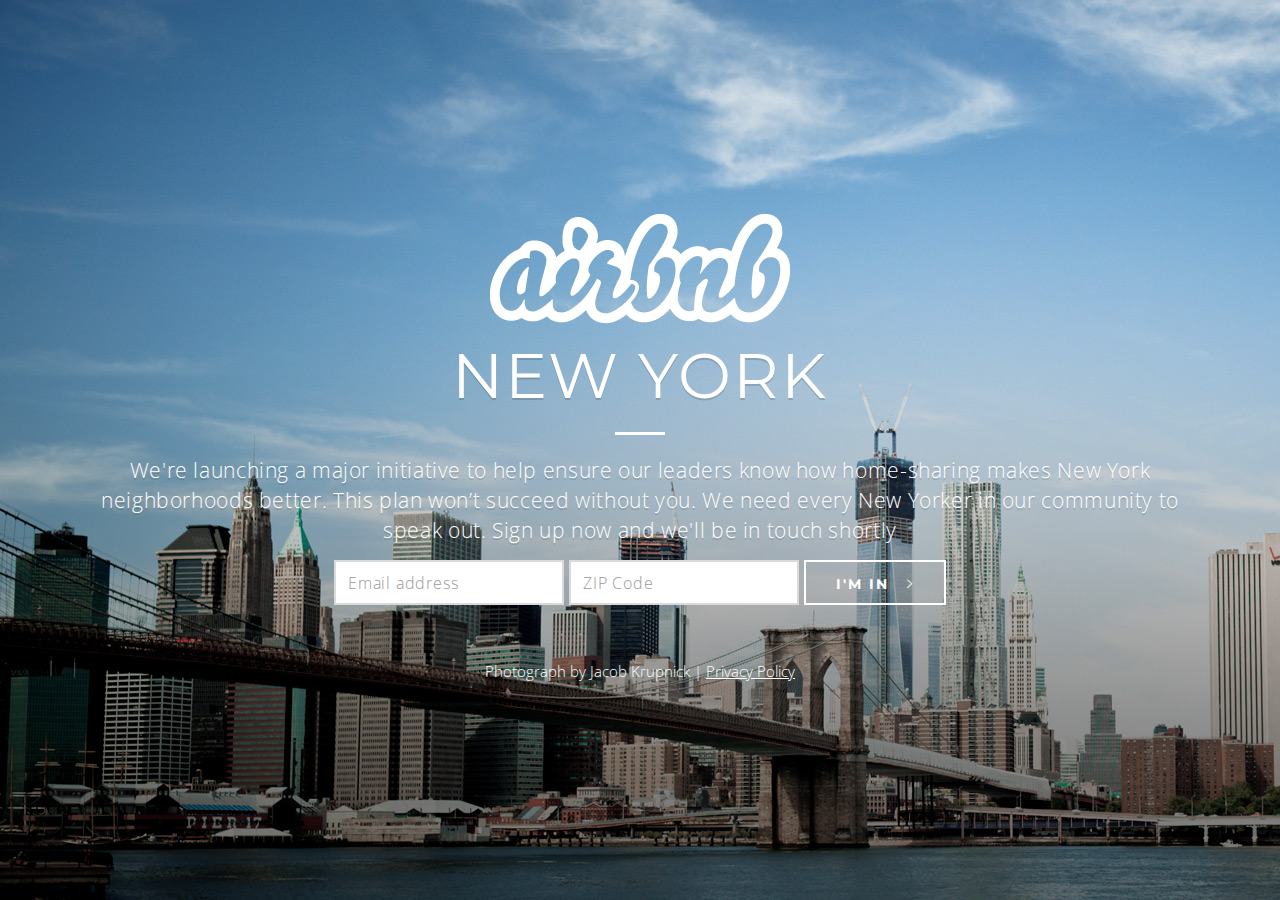
<file: index.html>
<!DOCTYPE html>
<html lang="en">
<head>
	<meta charset="utf-8"/>

	<meta name="google-site-verification" content="ipLx8fAJJ-d8gbTqlcJx_dWGY3sMgNwYJVoAV3j8JR4" />
    <!-- SEO -->
    <meta name="author" content="">
    <meta name="description" content="">
    <link rel="canonical" href="">

    <!-- Social: Twitter -->
    <meta name="twitter:card" content="">
    <meta name="twitter:site" content="">
    <meta name="twitter:creator" content="">
    <meta name="twitter:title" content="">
    <meta name="twitter:description" content="">
    <meta name="twitter:image:src" content="">

    <!-- Social: Facebook / Open Graph -->
    <meta property="og:site_name" content="">
    <meta property="og:url" content="">
    <meta property="og:type" content="">
    <meta property="og:title" content="">
    <meta property="og:description" content="">
    <meta property="og:image" content="">
    <meta property="fb:app_id" content="">
    <meta property="fb:admins" content="">

    <!-- Social: Google+ / Schema.org -->
    <meta itemprop="name" content="">
    <meta itemprop="description" content="">
    <meta itemprop="image" content="">


    <meta name="viewport" content="width=device-width, initial-scale=1.0, maximum-scale=1.0, user-scalable=no">
    <link rel="shortcut icon" type="image/x-icon" href="https://a0.muscache.com/airbnb/static/logotype_favicon-2e5a2c7c6a64c00b95ed01dec8b85f57.ico">


    <title>AirbnbNY | A community taking action</title>

    <!-- Stylesheets -->
    <link href="css/bootstrap.min.css" rel="stylesheet">
    <link href="css/style.css" rel="stylesheet">

    <!-- Fonts -->
    <link href='https://fonts.googleapis.com/css?family=Montserrat:400,700%7cOpen+Sans:400,300,700' rel='stylesheet' type='text/css'>

    <!-- jQuery Files -->
    <script type="text/javascript" src="https://ajax.googleapis.com/ajax/libs/jquery/1.11.0/jquery.min.js"></script>

    <link href='css/ionicons.min.css' rel='stylesheet' type='text/css'>
    <style>

    </style>
</head>
<body class="royal_loader" data-spy="scroll" data-target="#myScrollSpy" data-offset="100">

	<!-- Begin Hero -->
	<div class="jumbotron hero clearfix">

		<!-- Content -->
		<div class="container center-vertically">
			<p><img class="img-responsive center-block airbnb" src="img/Airbnb_Logo_White.png"></p>
            <h1>New York</h1>
            <hr>
            <p>We're launching a major initiative to help ensure our leaders know how home-sharing makes New York neighborhoods better. This plan won’t succeed without you. We need every New Yorker in our community to speak out. Sign up now and we'll be in touch shortly</p>

            <div class="alert alert-success" id="successMessage" style="display:none;">
               Thanks for signing up!
           </div>
           <form class="form-inline" role="form" action="http://spearhead.createsend.com/t/d/s/wyudh/" method="post" id="subForm">
              <div class="form-group">
                <label for="fieldEmail" class="sr-only">Email</label>
                <input id="fieldEmail" name="cm-wyudh-wyudh" type="email" class="form-control" placeholder="Email address" required />
            </div>
            <div class="form-group">
             <label for="fieldxwky" class="sr-only">ZIP</label>
             <input type="text" name="cm-f-xwky" class="form-control" id="fieldxwky" placeholder="ZIP Code" required />
         </div>
         <button type="submit" class="btn btn-default bolt-button-light scroll-link" style="margin-top:0;">I'm In &nbsp;&nbsp;<span class="ion-ios7-arrow-right"></span></button>
     </form>

     <div class="center-block text-center" style="margin-top:50px">
       <small class="muted">Photograph by Jacob Krupnick  | <a href="https://www.airbnb.com/terms/privacy_policy" target="_blank">Privacy Policy</a></small>
   </div>
</div>

</div>

<!-- <div id="myModal" class="modal fade" role="dialog">
  <div class="modal-dialog modal-lg">
    <div class="modal-content">
      <div class="modal-header">
        <button type="button" class="close" data-dismiss="modal" aria-hidden="true">&times;</button>
        <h1 class="modal-title">Privacy Policy</h1>
    </div>
    <div class="modal-body">
        <p>Last Updated: April 7, 2014</p>

        <p><b><u>AIRBNB PRIVACY POLICY</B></U></p>

        <p>Airbnb (hereinafter referred to as "<b>Airbnb</b>", "<b>we</b>", "<b>us</b>" or "<b>our</b>") operates a platform and community marketplace that helps people form lasting offline experiences and relationships directly with one another, where they can create, list, discover and book unique accommodations around the world, whether through our website or our mobile applications (“<b>Platform</b>”). Airbnb refers to Airbnb Inc. if you reside in the USA, and to Airbnb Ireland if you reside outside of the USA.</p>

        <p>This Privacy Policy is intended to inform you about how we treat Personal Information that we process about you. If you do not agree to any part of this Privacy Policy, then we cannot provide the Platform to you, and you should stop accessing the Platform and deactivate your Airbnb account. You can find out more about how to deactivate your Airbnb account at <a href="http://www.airbnb.com/help" target="_blank">http://www.airbnb.com/help</a>.</p>
        <p><b><u>DEFINITIONS</b></u></p>

        <p>Where the definition of a term does not appear in this Privacy Policy (such as “Listing”, “Accommodation”, “Content” etc.), it shall be given its definition as outlined in our Terms of Service (<a href="http://www.airbnb.com/terms" target="_blank">http://www.airbnb.com/terms</a>). </p>

        <p>“<b>Aggregated information</b>” means information about all of our users or specific groups or categories of users that we combine together and which does not include the users’ Personal Information.</p>

        <p>"<b>Data Controller</b>" means Airbnb, the company responsible for the use of and processing of Personal Information.</p>

        <p>"<b>Personal Information</b>" means information relating to a living individual who is or can be identified either from that information or from that information in conjunction with other information that is in, or is likely to come into, the possession of the Data Controller.</p>

        <p><b><u>WHAT TYPES OF INFORMATION DOES AIRBNB GATHER ABOUT ITS USERS?</b></u></p>

        <p><b>1. Information that you give us</b></p>

        <p>We receive, store and process information that you make available to us when accessing or using our Platform. Examples include when you: <br /><ol> <br /><li> fill in any form on the Platform, such as when you register or update the details of your user account;</li> <br /><li> access or use the Platform, such as to search for or post Accommodations, make or accept bookings, pay for Accommodations, book or pay for any associated services that may be available (such as but not limited to cleaning), post comments or reviews, or communicate with other users;</li> <br /><li> link your account on a third party site (e.g. Facebook) to your Airbnb account, in which case we will obtain the Personal Information that you have provided to the third party site, to the extent allowed by your settings with the third party site and authorized by you; and</li> <br /><li> communicate with Airbnb.</li> <br /></ol></p>

        <p><b>2. Mobile Data</b></p>

        <p>When you use certain features of the Platform, in particular our mobile applications we may receive, store and process different types of information about your location, including general information (e.g., IP address, zip code) and more specific information (e.g., GPS-based functionality on mobile devices used to access the Platform or specific features of the platform). If you access the Platform through a mobile device and you do not want your device to provide us with location-tracking information, you can disable the GPS or other location-tracking functions on your device, provided your device allows you to do this. See your device manufacturer’s instructions for further details. </p>

        <p><b>3. Log Data</b></p>

        <p>We may also receive, store and process Log Data, which is information that is automatically recorded by our servers whenever you access or use the Platform, regardless of whether you are registered with Airbnb or logged in to your Airbnb account, such as your IP Address, the date and time you access or use the Platform, the hardware and software you are using, referring and exit pages and URLs, the number of clicks, pages viewed and the order of those pages, and the amount of time spent on particular pages.</p>

        <p><b>4. Cookies, and other Tracking Technologies</b></p>

        <p>Airbnb uses cookies and other similar technologies on the Platform. We may also allow our business partners to use their cookies and other tracking technologies on the Platform. As a result, when you access or use the Platform, you will provide or make available certain information to us and to our business partners.</p>

        <p>While you may disable the usage of cookies through your browser settings, we do not change our practices in response to a “Do Not Track” signal in the HTTP header from your browser or mobile application. We track your activities if you click on advertisements for Airbnb services on third party platforms such as search engines and social networks, and may use analytics to track what you do in response to those advertisements. </p>

        <p>We may, either directly or through third party companies and individuals we engage to provide services to us, also continue to track your behavior on our own Platform for purposes of our own customer support, analytics, research, product development, fraud prevention, risk assessment, regulatory compliance, investigation, as well as to enable you to use and access the Platform and pay for your activities on the Platform. We may also, either directly or through third party companies and individuals we engage to provide services to us, track your behavior on our own Platform to market and advertise our services to you on the Platform and third party websites. Third parties that use cookies and other tracking technologies to deliver targeted advertisements on our Platform and/or third party websites may offer you a way to prevent such targeted advertisements by opting-out at the websites of industry groups such as the Network Advertising Initiative (<a href="http://www.networkadvertising.org/choices/" target="blank">http://www.networkadvertising.org/choices/</a>) and/or the Digital Advertising Alliance (<a href="http://www.aboutads.info/choices/" target="blank">http://www.aboutads.info/choices/</a>). You may also be able to control advertising cookies provided by publishers, for example Google’s Ad Preference Manager (<a href="https://www.google.com/settings/ads/onweb/" target="_blank">https://www.google.com/settings/ads/onweb/</a>). Please note that even if you choose to opt-out of receiving targeted advertising, you may still receive advertising on the Platform – it just will not be tailored to your interests. </p>

        <p>Third parties may not collect information about users’ online activities on the Platform except as described in this policy and our <a href="#cookie_policy">Cookie Policy</a>. </p>

        <p><b>5. Third-party social plugins</b></p>

        <p>Our Platform may use social plugins which are provided and operated by third-party companies, such as Facebook’s Like Button. </p>

        <p>As a result of this, you may send to the third-party company the information that you are viewing on a certain part of our Platform. If you are not logged into your account with the third-party company, then the third party may not know your identity. If you are logged into your account with the third-party company, then the third party may be able to link information about your visit to our Platform to your account with them. Similarly, your interactions with the social plugin may be recorded by the third party.</p>

        <p>Please refer to the third party’s privacy policy to find out more about its data practices, such as what data is collected about you and how the third party uses such data.</p>

        <p><b><u>HOW AIRBNB USES AND PROCESSES THE INFORMATION THAT YOU PROVIDE OR MAKE AVAILABLE</u></b></p>

        <p>We use and process Information about you for the following general purposes: <br /><ol> <br /><li> to enable you to access and use the Platform;</li> <br /><li> to operate, protect, improve and optimize the Platform, Airbnb’s business, and our users’ experience, such as to perform analytics, conduct research, and for advertising and marketing;</li> <br /><li> to help create and maintain a trusted and safer environment on the Platform, such as fraud detection and prevention, conducting investigations and risk assessments, verifying the address of your listings, verifying any identifications provided by you, and conducting checks against databases such as public government databases; </li> <br /><li> to send you service, support and administrative messages, reminders, technical notices, updates, security alerts, and information requested by you;</li> <br /><li> where we have your consent, to send you marketing and promotional messages and other information that may be of interest to you, including information sent on behalf of our business partners that we think you may find interesting. You will be able to unsubscribe or opt-out from receiving these communications in your settings (in the “Account” section) when you login to your Airbnb account;</li> <br /><li> to administer rewards, surveys, sweepstakes, contests, or other promotional activities or events sponsored or managed by Airbnb or our business partners; and</li> <br /><li> to comply with our legal obligations, resolve any disputes that we may have with any of our users, and enforce our agreements with third parties.</li> <br /></ol> </p>

        <p><b><u>HOW AIRBNB USES AND PROCESSES USER COMMUNICATIONS</u></b></p>

        <p>We may review, scan, or analyze your communications with other users exchanged via the Platform for fraud prevention, risk assessment, regulatory compliance, investigation, product development, research and customer support purposes. For example, as part of our fraud prevention efforts, the Platform may scan and analyze messages to mask contact information and references to other websites. This helps to prevent fraudulent actors from asking Guests to send them money outside of the Platform, such as by bank transfer or other money transfer methods. We may also scan, review or analyze messages for research and product development purposes to help make search, booking and user communications more efficient and effective, as well as to debug product offerings. <br /> <br />We will not review, scan, or analyze your communications for sending third party marketing messages to you. We will also not sell these reviews or analyses of communications to third parties. We will also use automated methods to carry out these reviews or analyses where reasonably possible. However, from time to time we may have to manually review some communications. By using the Platform, you consent that Airbnb, in its sole discretion, may review, scan, analyze, and store your communications, whether done manually or through automated means.</p>

        <p><b><u>WHEN AIRBNB DISCLOSES OR SHARES PERSONAL INFORMATION, AND TO WHOM</u></b></p>

        <p><b>IMPORTANT: When you use the Platform, your data may be sent to the United States and possibly other countries</b></p>

        <p>We may transfer, store, use and process your information, including any Personal Information, to countries outside of the European Economic Area ("<b>EEA</b>") including the United States. Please note that laws vary from jurisdiction to jurisdiction, and so the privacy laws applicable to the places where your information is transferred to or stored, used or processed in, may be different from the privacy laws applicable to the place where you are resident. </p>

        <p>If you are located in the EEA or in Switzerland, please also see our Safe Harbor Notice (<a href="http://www.airbnb.com/terms/safeharbornotice" target="blank">http://www.airbnb.com/terms/safeharbor_notice</a>).</p>

        <p>Your Personal Information may be disclosed as follows: <br /><ol> <br /><li> Parts of your public profile page that contain some Personal Information may be displayed in other parts of the Platform to other users for marketing purposes.</li></p>

        <p><li> Your public Listing page will always include some minimum information such as the city and neighborhood where the Accommodation is located, your public profile photo and your responsiveness in replying to Guests’ queries. Parts of your public Listing page may be displayed in other parts of the Platform to other users for marketing purposes. The Platform may also display the Accommodation’s approximate geographic location on a map, such that a user can see the general area of the Accommodation.</li></p>

        <p><li> The Platform allows your public profile and public Listing pages to be included in search engines, in which case your public profile and public Listing pages will be indexed by search engines and may be published as search results. This option is enabled by default, and you may opt out of this feature by changing your settings on the Platform. If you change your settings or the information on your public profile or public Listing pages, third-party search engines may not update their databases quickly or at all. We do not control the practices of third-party search engines, and they may use caches containing outdated information, including any information indexed by the search engine before you change your settings or the information on your public profile or public Listing pages.</li></p>

        <p><li> When you submit a request to book an Accommodation, your full name will become visible to the Host. In addition, if you agree to be contacted by the Host by phone when submitting your request and the Host decides to do so, Airbnb will call your phone number first, before connecting you with the Host. We will not share your phone number unless there is a confirmed booking.</li></p>

        <p><li> When your request to book an Accommodation is accepted by the Host or when you accept a Guest’s request to book your Accommodation, we will disclose some of your Personal Information to the Host or Guest. However, your billing information will never be shared with another user.</li></p>

        <p><li> When a Guest stays at your Accommodation or when you stay at a Host’s Accommodation, we will ask you to review the Guest or the Accommodation. If you choose to provide a review, your review may be public on the Platform.</li></p>

        <p><li> You may link your account on a third party social networking site to your Airbnb account. We refer to a person’s contacts on these third party sites as “Friends”. When you create this linkage: <br /><ul> <br /><li> some of the information you provide to us from the linking of your accounts may be published on your Airbnb account profile;</li> <br /><li> your activities on the Platform may be displayed to your Friends on the Platform and/or that third party site;</li> <br /><li> other Airbnb users may be able to see any common Friends that you may have with them, or that you are a Friend of their Friend if applicable;</li> <br /><li> other Airbnb users may be able to see any schools, hometowns or other groups you have in common with them as listed on your linked social networking site(s); and </li> <br /><li> the information you provide to us from the linking of your accounts may be stored, processed and transmitted for fraud prevention and risk assessment purposes.</li> <br /></ul> <br />The publication and display of information that you provide to Airbnb through this linkage is subject to your settings and authorizations on the Platform and the third party site.</li></p>

        <p><li> We may distribute parts of the Platform (including your Listing) for display on sites operated by Airbnb’s business partners, using technologies such as HTML widgets. If and when your Listings are displayed on a partner’s site, information from your public profile page may also be displayed.</li></p>

        <p><li> We may allow our related entities such as our subsidiaries, and their employees, to use and process your Personal Information in the same way and to the same extent that we are permitted to under this Privacy Policy. These related entities comply with the same obligations that we have to protect your Personal Information under this Privacy Policy. </li></p>

        <p><li> We may also engage third party companies and individuals, who may be located outside of the EEA, to provide services to us, including services to help verify your identification or to conduct checks against databases such as public government databases (where legally allowed). We may provide Personal Information about you to these third parties, or give them access to this Personal Information, for the limited purpose of allowing them to provide these services. We will ensure that such third parties have contractual obligations to protect this Personal Information and to not use it for unrelated purposes. </li></p>

        <p><li> You acknowledge, consent and agree that Airbnb may access, preserve and disclose your account information and Collective Content if required to do so by law or in a good faith belief that such access, preservation or disclosure is reasonably necessary to (a) respond to claims asserted against Airbnb; (b) to comply with legal process (for example, subpoenas and warrants); (c) to enforce and administer our agreements with users, such as the Terms of Service, (<a href="http://www.airbnb.com/terms" target="blank">http://www.airbnb.com/terms</a>) and the Host Guarantee Terms and Conditions (<a href="http://www.airbnb.com/terms/hostguarantee" target="blank">http://www.airbnb.com/terms/hostguarantee</a>); (d) for fraud prevention, risk assessment, investigation, customer support, product development and de-bugging purposes; or (e) to protect the rights, property or personal safety of Airbnb, its users or members of the public. We will use commercially reasonable efforts to notify users about law enforcement requests for their data unless prohibited by law or by the government request, or if doing so would be futile or ineffective.</li> <br /></ol></p>

        <p>We may also publish, disclose and use Aggregated Information and non-personal information for industry analysis, demographic profiling, marketing and advertising, and other business purposes. </p>

        <p><b><u>BUSINESS TRANSFERS BY AIRBNB</u></b></p>

        <p>If Airbnb undertakes or is involved in any merger, acquisition, reorganization, sale of assets or bankruptcy or insolvency event, then we may sell, transfer or share some or all of our assets, including your Personal Information. In this event, we will notify you before your Personal Information is transferred and becomes subject to a different privacy policy. </p>

        <p><b><u>HOW TO CHANGE OR DELETE YOUR INFORMATION, OR CANCEL YOUR AIRBNB ACCOUNT</u></b></p>

        <p>You may review, update, correct or delete the Personal Information in your Airbnb account by logging in to your account. If you would like to cancel your Airbnb account entirely, you can do so by logging in to your account. Please also note that any reviews, forum postings and similar materials posted by you may continue to be publicly available on the Platform in association with your first name, even after your Airbnb account is cancelled.</p>

        <p><b><u>KEEPING YOUR PERSONAL INFORMATION SECURE</u></b></p>

        <p>We have implemented reasonable administrative, technical, and physical security measures to protect your Personal Information against the unauthorized access, destruction or alteration of your information. However, no method of transmission over the Internet, and no method of storing electronic information, can be 100% secure. So, we cannot guarantee the absolute security of your transmissions to us and of your Personal Information that we store. </p>

        <p><b><u>YOUR PRIVACY WHEN YOU ACCESS THIRD-PARTY WEBSITES AND RESOURCES</u></b></p>

        <p>The Platform will contain links to other websites not owned or controlled by Airbnb. Airbnb does not have any control over third party websites. These other websites may place their own cookies, web beacons or other files on your device, or collect and solicit Personal Information from you. They will have their own rules about the collection, use and disclosure of Personal Information. We encourage you to read the terms of use and privacy policies of the other websites that you visit.</p>

        <p>Some portions of the Platform implement Google Maps/Earth mapping services, including Google Maps API(s). Your use of Google Maps/Earth is subject to Google’s terms of use (located at <a href="http://www.google.com/intl/enus/help/termsmaps.html" target="blank">http://www.google.com/intl/enus/help/termsmaps.html</a>) and Google’s privacy policy (located at <a href="http://www.google.com/privacy.html" target="blank">http://www.google.com/privacy.html</a>), as may be amended by Google from time to time.</p>

        <p><b><u>SPECIAL FEATURES AND PROGRAMS</u></b></p>

        <p><b>Referral service and requesting for references</b></p>

        <p>The Platform provides a referral service that allows you to invite your friends and contacts to use the Platform. The Platform also allows you to ask your friends and contacts to write a reference for you, to be published on your Airbnb profile.</p>

        <p>We may integrate the Platform with third party sites such as Facebook, so that you can send invitation messages or requests for references via the third party site itself. These messages will be sent by the third party site, and Airbnb does not collect or retain the contact information that is used to send them.</p>

        <p>You may also send invitation/request emails via the Platform itself, in which case we will ask you for the email addresses to send these emails to. You can type in the email addresses manually, or you can request Airbnb to import the contacts in your email account address book(s). In both cases, we will use the information sent to us for the sole purpose of sending your friends and contacts a one-time email, inviting him or her to visit the Platform or to write a reference for you. With respect to referrals, we will also store the email addresses of your invitees to track if your friend joins Airbnb in response to your referral.</p>

        <p>If you request us to import your contacts, we will collect, but not store, the username and password for the email account you wish to import your contacts from. We will use this information only for the purpose of importing your contacts.</p>

        <p><b>Affiliate Program</b></p>

        <p>If you are allowed to join Airbnb’s Affiliate Program (see <a href="http://www.airbnb.com/affiliates" target="_blank">http://www.airbnb.com/affiliates</a>) and you sign up for it, you will have to provide us with certain Personal Information to enable us to provide the Affiliate Program to you. </p>

        <p><b>Meetups</b></p>

        <p>The Platform may allow registered account holders to organize, search for or participate in offline events (“<b>Meetups</b>”) in selected cities.</p>

        <p>If you organize a Meetup or indicate that you will attend one, this information, together with some of your public information (such as your profile picture and public profile page) and any messages that you post about that Meetup, will be visible to users who browse the event. However, Airbnb will never disclose where you are staying to another user.</p>

        <p><b>Groups</b></p>

        <p>The Platform may allow registered account holders to participate in online discussion forums ("<b>Group(s)</b>”) in selected cities. </p>

        <p>If you join a Group, then your membership in the Group as well as some of your public information (such as your profile picture and public profile page) will be visible to users who browse the Group. If you publish postings in a Group, then your postings will be visible to such users as well. The ability to browse the Group will depend on the Group settings, and it may or may not be limited to members of that Group.</p>

        <p><b><u>CHANGES TO THIS PRIVACY POLICY</u></b></p>

        <p>We may change how we collect and then use Personal Information at any time and without prior notice, at our sole discretion. <br />
            <br />We may change this Privacy Policy at any time. If we make material changes to the Privacy Policy, we will notify you either by posting the changed Privacy Policy on the Platform or by sending an email to you. We will also update the “Last Updated Date” at the top of this Privacy Policy. If we let you know of changes through an email communication, then the date on which we send the email will be deemed to be the date of your receipt of that email.</p>

            <p>It’s important that you review the changed Privacy Policy. If you do not wish to agree to the changed Privacy Policy, then we will not be able to continue providing the Platform to you, and your only option will be to stop accessing the Platform and deactivate your Airbnb account. You can find out more about how to deactivate your Airbnb account at <a href="http://www.airbnb.com/help" target="_blank">http://www.airbnb.com/help</a>.</p>

            <p><b><u>GOT FEEDBACK?</u></b></p>

            <p>Your opinion matters to us! If you’d like to provide feedback to us about this Privacy Policy, please email us at <a href="mailto:terms@airbnb.com" target="_blank">terms@airbnb.com</a>.</p>

            <p><b><u>FOR USERS RESIDING IN THE EU ONLY: YOUR RIGHTS TO REVIEW AND UPDATE INFORMATION</u></b></p>

            <p>If you reside in the EU, you may request in writing copies of your Personal Information held by us. We will provide you with a copy of the Personal Information held by us as soon as practicable and in any event not more than 40 days after the request in writing. There may be a charge to access your personal data (which will not exceed €6.35 in Ireland and £10 in the United Kingdom). We may also request proof of identification to verify your access request. All requests should be addressed to our Data Protection Compliance Officer, Airbnb Ireland, Watermarque Building, South Lotts Road, Ringsend, Dublin 4, Ireland. </p>

            <p>We endeavor to keep your information accurate, complete and up to date. If your Personal Information that we hold is inaccurate, please let us know and we will make the necessary amendments, erase or block the relevant information and notify you within 40 days of your request that the relevant action has been taken. </p>

            <p>You may also request the erasure of your personal data if you believe we are otherwise in breach of relevant data protection legislation. All requests should be addressed to our Data Protection Compliance Officer, Airbnb Ireland, Watermarque Building, South Lotts Road, Ringsend, Dublin 4, Ireland. There is no charge for making such a request. </p>

            <p><a name="cookie_policy"><b><u>COOKIE POLICY</u></b></a></p>

            <p>Airbnb uses "cookies" in conjunction with the Platform to obtain information. A cookie is a small data file that is transferred to your device (e.g., your phone or your computer) for record-keeping purposes. For example, a cookie could allow the Platform to recognize your browser, while another could store your preferences and other information.</p>

            <p>Your browser may allow you to set how it handles cookies, such as declining all cookies or prompting you to decide whether to accept each cookie. But please note that some parts of the Platform may not work as intended or may not work at all without cookies.</p>

            <p><b>Airbnb cookies and third party cookies</b></p>

            <p>Airbnb may place our cookies on your device via the Platform. Accordingly, our Privacy Policy will apply to our treatment of the information we obtain via our cookies.</p>

            <p>We may also allow our business partners to place cookies on your device. For example, we use Google Analytics for web analytics, and so Google may also set cookies on your device. As further explained below, third parties may also place cookies on your device for advertising purposes.</p>

            <p>There are two types of cookies used on the Platform, namely “<b>persistent cookies</b>” and “<b>session cookies</b>”. </p>

            <p>Session cookies will normally expire when you close your browser, while persistent cookies will remain on your device after you close your browser, and can be used again the next time you access the Platform.</p>

            <p><b>Other technologies</b></p>

            <p>The Platform may also use other technologies with similar functionality to cookies, such as web beacons and tracking URLs to obtain Log Data about users. We may also use web beacons and tracking URLs in our messages to you to determine whether you have opened a certain message or accessed a certain link.</p>

            <p><b>Uses for Airbnb cookies</b></p>

            <p>Airbnb uses cookies for a number of purposes, such as the following: <br /><ol> <br /><li> to enable, facilitate and streamline the functioning of the Platform across different webpages and browser sessions.</li></p>

            <p><li> to simplify your access to and use of the Platform and make it more seamless.</li></p>

            <p><li> to monitor and analyze the performance, operation and effectiveness of the Platform, so that we can improve and optimize it.</li></p>

            <p><li> to show you content (which may include advertisements) that is more relevant to you.</li> <br /></ol></p>

            <p><b>Uses for third party cookies</b></p>

            <p>Our partners’ cookies are intended to obtain information to help them provide services to Airbnb. For example, third party companies and individuals we engage to provide services to us may track your behavior on our Platform to market and advertise Airbnb listings or services to you on the Platform and third party websites. Third parties that use cookies and other tracking technologies to deliver targeted advertisements on our Platform and/or third party websites may offer you a way to prevent such targeted advertisements by opting-out at the websites of industry groups such as the Network Advertising Initiative (<a href="http://www.networkadvertising.org/choices/" target="blank">http://www.networkadvertising.org/choices/</a>) and/or the Digital Advertising Alliance (<a href="http://www.aboutads.info/choices/" target="blank">http://www.aboutads.info/choices/</a>). You may also be able to control advertising cookies provided by publishers, for example Google’s Ad Preference Manager (<a href="https://www.google.com/settings/ads/onweb/" target="_blank">https://www.google.com/settings/ads/onweb/</a>). Please note that even if you choose to opt-out of receiving targeted advertising, you may still receive advertising on the Platform – it just will not be tailored to your interests. </p>

            <p>In addition, Facebook places a cookie via the Platform that allows Facebook to obtain aggregated, non-Personal Information to optimize their services. For example, if a user clicks on an advertisement for the Airbnb mobile app on Facebook and subsequently installs the app, this cookie will inform Facebook that a user (who is not personally identified) has installed the app after clicking on the advertisement. This cookie may also inform Facebook that a user is using the app, without identifying the specific actions taken by the user in the app.</p>

            <p><b>Disabling Cookies</b></p>

            <p>Most browsers automatically accept cookies, but you can modify your browser setting to decline cookies by visiting the Help portion of your browser’s toolbar. If you choose to decline cookies, please note that you may not be able to sign in, customize, or use some of the interactive features of the Platform. Flash cookies operate differently than browser cookies, and cookie management tools available in a web browser will not remove flash cookies. To learn more about how to manage flash cookies, you can visit the Adobe website (<a href="http://www.adobe.com/" target="blank">http://www.adobe.com/</a>) and make changes at the Global Privacy Settings Panel (<a href="http://www.macromedia.com/support/documentation/en/flashplayer/help/settingsmanager02.html" target="blank">http://www.macromedia.com/support/documentation/en/flashplayer/help/settingsmanager02.html</a>). </p>

            <p><b>Changes to this Cookie Policy</b></p>

            <p>We can change this Cookie Policy at any time. If we make material changes to the Cookie Policy, we will let you know either by posting the changed Cookie Policy on the Platform or by sending you an email. </p>

            <p>It’s important that you review the changed Cookie Policy. If you do not wish to agree to the changed Cookie Policy, then we cannot continue to provide the Platform to you, and your only option is to stop accessing the Platform and deactivate your Airbnb account. You can find out more about how to deactivate your Airbnb account at <a href="http://www.airbnb.com/help" target="_blank">http://www.airbnb.com/help</a>.</p>

            <p><hr></p>

            <p><b>Contacting Us</b></p>

            <p>If you have any questions about this Privacy Policy, please visit our help center. </p> `

        </div>
        <div class="modal-footer">
            <button type="button" class="btn btn-default" data-dismiss="modal">Close</button>
        </div>
    </div><!-- /.modal-content -->
</div><!-- /.modal-dialog -->
</div><!-- /.modal -->
<!-- End Hero -->

<!-- Begin Summary -->

<!-- End Footer -->

<!-- Javascript Files -->
<script type="text/javascript" src="js/bootstrap.min.js"></script>
<script type="text/javascript" src="js/jquery.easing.min.js"></script>
<script type="text/javascript" src="js/jquery.mixitup.min.js"></script>
<script type="text/javascript" src="js/modal-fix.js"></script>
<script type="text/javascript" src="js/skrollr.min.js"></script>
<script type="text/javascript" src="js/start-skrollr.js"></script>
<script type="text/javascript" src="js/scrollReveal.js"></script>
<script type="text/javascript">
window.scrollReveal = new scrollReveal();
		//activate scrollReveal.js
     </script>

     <script type="text/javascript">
     $(function () {
        $('#subForm').submit(function (e) {
            e.preventDefault();
            $.getJSON(
                this.action + "?callback=?",
                $(this).serialize(),
                function (data) {
                    if (data.Status === 400) {
                        alert("Error: " + data.Message);
                    } else { // 200
                        // #subForm picks the element which has
                        // an id of subForm (ie our form), and
                        // then we slide it up, over 400 milliseconds.
                        $('#subForm').slideUp(400, function() {
                            // #successMessage picks out the div that
                            // contains the success message so that we
                            // can animate it
                            $('#successMessage').slideDown();
                        });
                    }
                });
        });
    });
     </script>


 </body>
 </html>
</file>
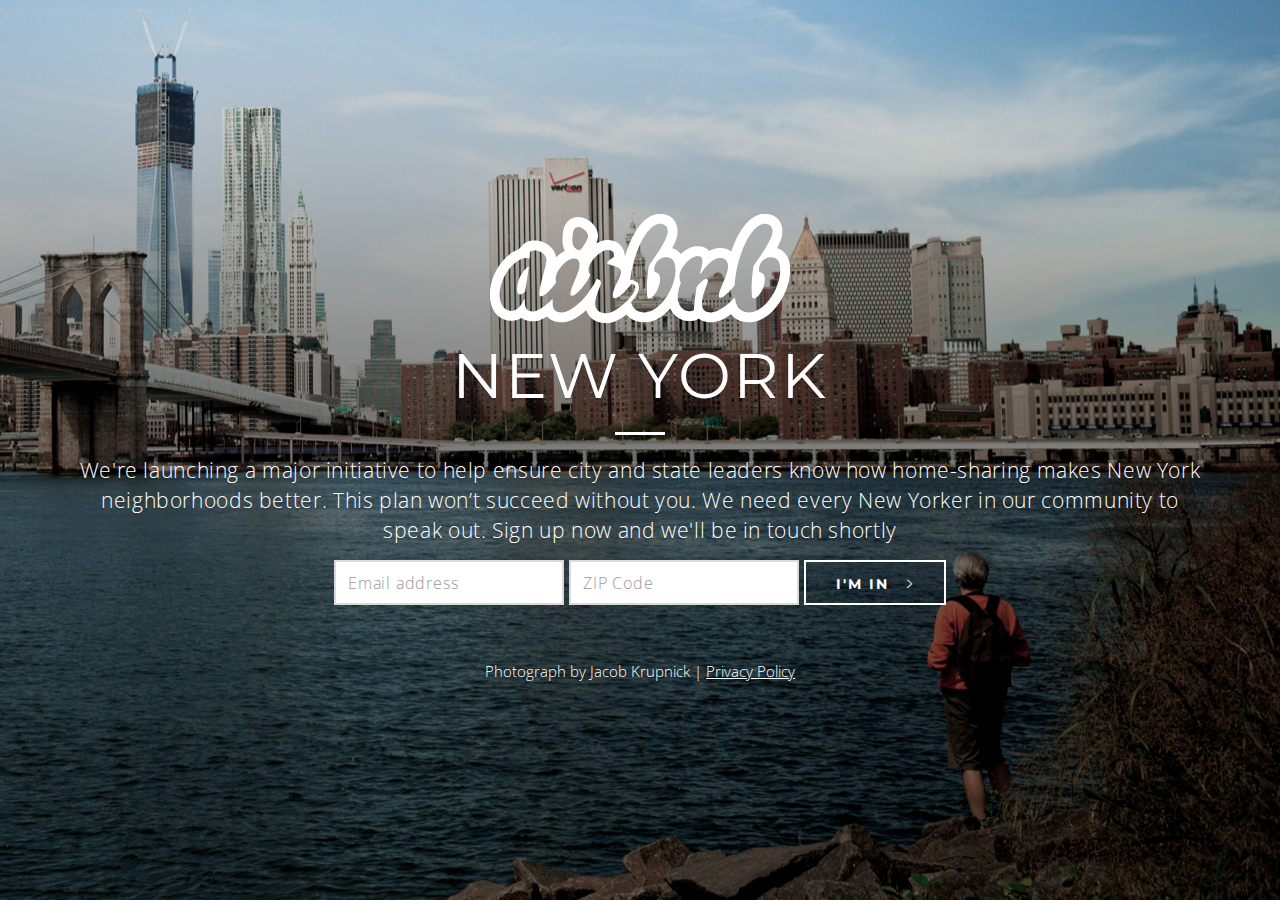
<file: airbnb.html>
<!DOCTYPE html>
<html lang="en">
<head>
	<meta charset="utf-8"/>


    <!-- SEO -->
    <meta name="author" content="">
    <meta name="description" content="">
    <link rel="canonical" href="">

    <!-- Social: Twitter -->
    <meta name="twitter:card" content="">
    <meta name="twitter:site" content="">
    <meta name="twitter:creator" content="">
    <meta name="twitter:title" content="">
    <meta name="twitter:description" content="">
    <meta name="twitter:image:src" content="">

    <!-- Social: Facebook / Open Graph -->
    <meta property="og:site_name" content="">
    <meta property="og:url" content="">
    <meta property="og:type" content="">
    <meta property="og:title" content="">
    <meta property="og:description" content="">
    <meta property="og:image" content="">
    <meta property="fb:app_id" content="">
    <meta property="fb:admins" content="">

    <!-- Social: Google+ / Schema.org -->
    <meta itemprop="name" content="">
    <meta itemprop="description" content="">
    <meta itemprop="image" content="">


    <meta name="viewport" content="width=device-width, initial-scale=1.0, maximum-scale=1.0, user-scalable=no">
    <link rel="shortcut icon" type="image/x-icon" href="https://a0.muscache.com/airbnb/static/logotype_favicon-2e5a2c7c6a64c00b95ed01dec8b85f57.ico">


    <title>AirbnbNY | A community taking action</title>

    <!-- Stylesheets -->
    <link href="css/bootstrap.min.css" rel="stylesheet">
    <link href="css/style.css" rel="stylesheet">

    <!-- Fonts -->
    <link href='https://fonts.googleapis.com/css?family=Montserrat:400,700%7cOpen+Sans:400,300,700' rel='stylesheet' type='text/css'>

    <!-- jQuery Files -->
    <script type="text/javascript" src="https://ajax.googleapis.com/ajax/libs/jquery/1.11.0/jquery.min.js"></script>

    <link href='css/ionicons.min.css' rel='stylesheet' type='text/css'>
    <style>

    </style>
</head>
<body class="royal_loader" data-spy="scroll" data-target="#myScrollSpy" data-offset="100">

	<!-- Begin Hero -->
	<div class="jumbotron hero clearfix" data-top-bottom="background-position: 100% -750px;" data-bottom-top="background-position: 100% 0px;">

		<!-- Content -->
		<div class="container center-vertically">
			<p><img class="img-responsive center-block airbnb" src="img/Airbnb_Logo_White.png"></p>
            <h1>New York</h1>
            <hr>
            <p>We're launching a major initiative to help ensure city and state leaders know how home-sharing makes New York neighborhoods better. This plan won’t succeed without you. We need every New Yorker in our community to speak out. Sign up now and we'll be in touch shortly</p>

            <div class="alert alert-success" id="successMessage" style="display:none;">
               Thanks for signing up!
           </div>
           <form class="form-inline" role="form" action="http://spearhead.createsend.com/t/d/s/wyudh/" method="post" id="subForm">
              <div class="form-group">
                <label for="fieldEmail" class="sr-only">Email</label>
                <input id="fieldEmail" name="cm-wyudh-wyudh" type="email" class="form-control" placeholder="Email address" required />
            </div>
            <div class="form-group">
             <label for="fieldxwky" class="sr-only">ZIP</label>
             <input type="text" name="cm-f-xwky" class="form-control" id="fieldxwky" placeholder="ZIP Code" required />
         </div>
         <button type="submit" class="btn btn-default bolt-button-light scroll-link" style="margin-top:0;">I'm In &nbsp;&nbsp;<span class="ion-ios7-arrow-right"></span></button>
     </form>

     <div class="center-block text-center" style="margin-top:50px">
       <small class="muted">Photograph by Jacob Krupnick  | <a href="https://www.airbnb.com/terms" target="_blank">Privacy Policy</a></small>
   </div>
</div>

</div>

<!-- <div id="myModal" class="modal fade" role="dialog">
  <div class="modal-dialog modal-lg">
    <div class="modal-content">
      <div class="modal-header">
        <button type="button" class="close" data-dismiss="modal" aria-hidden="true">&times;</button>
        <h1 class="modal-title">Privacy Policy</h1>
    </div>
    <div class="modal-body">
        <p>Last Updated: April 7, 2014</p>

        <p><b><u>AIRBNB PRIVACY POLICY</B></U></p>

        <p>Airbnb (hereinafter referred to as "<b>Airbnb</b>", "<b>we</b>", "<b>us</b>" or "<b>our</b>") operates a platform and community marketplace that helps people form lasting offline experiences and relationships directly with one another, where they can create, list, discover and book unique accommodations around the world, whether through our website or our mobile applications (“<b>Platform</b>”). Airbnb refers to Airbnb Inc. if you reside in the USA, and to Airbnb Ireland if you reside outside of the USA.</p>

        <p>This Privacy Policy is intended to inform you about how we treat Personal Information that we process about you. If you do not agree to any part of this Privacy Policy, then we cannot provide the Platform to you, and you should stop accessing the Platform and deactivate your Airbnb account. You can find out more about how to deactivate your Airbnb account at <a href="http://www.airbnb.com/help" target="_blank">http://www.airbnb.com/help</a>.</p>
        <p><b><u>DEFINITIONS</b></u></p>

        <p>Where the definition of a term does not appear in this Privacy Policy (such as “Listing”, “Accommodation”, “Content” etc.), it shall be given its definition as outlined in our Terms of Service (<a href="http://www.airbnb.com/terms" target="_blank">http://www.airbnb.com/terms</a>). </p>

        <p>“<b>Aggregated information</b>” means information about all of our users or specific groups or categories of users that we combine together and which does not include the users’ Personal Information.</p>

        <p>"<b>Data Controller</b>" means Airbnb, the company responsible for the use of and processing of Personal Information.</p>

        <p>"<b>Personal Information</b>" means information relating to a living individual who is or can be identified either from that information or from that information in conjunction with other information that is in, or is likely to come into, the possession of the Data Controller.</p>

        <p><b><u>WHAT TYPES OF INFORMATION DOES AIRBNB GATHER ABOUT ITS USERS?</b></u></p>

        <p><b>1. Information that you give us</b></p>

        <p>We receive, store and process information that you make available to us when accessing or using our Platform. Examples include when you: <br /><ol> <br /><li> fill in any form on the Platform, such as when you register or update the details of your user account;</li> <br /><li> access or use the Platform, such as to search for or post Accommodations, make or accept bookings, pay for Accommodations, book or pay for any associated services that may be available (such as but not limited to cleaning), post comments or reviews, or communicate with other users;</li> <br /><li> link your account on a third party site (e.g. Facebook) to your Airbnb account, in which case we will obtain the Personal Information that you have provided to the third party site, to the extent allowed by your settings with the third party site and authorized by you; and</li> <br /><li> communicate with Airbnb.</li> <br /></ol></p>

        <p><b>2. Mobile Data</b></p>

        <p>When you use certain features of the Platform, in particular our mobile applications we may receive, store and process different types of information about your location, including general information (e.g., IP address, zip code) and more specific information (e.g., GPS-based functionality on mobile devices used to access the Platform or specific features of the platform). If you access the Platform through a mobile device and you do not want your device to provide us with location-tracking information, you can disable the GPS or other location-tracking functions on your device, provided your device allows you to do this. See your device manufacturer’s instructions for further details. </p>

        <p><b>3. Log Data</b></p>

        <p>We may also receive, store and process Log Data, which is information that is automatically recorded by our servers whenever you access or use the Platform, regardless of whether you are registered with Airbnb or logged in to your Airbnb account, such as your IP Address, the date and time you access or use the Platform, the hardware and software you are using, referring and exit pages and URLs, the number of clicks, pages viewed and the order of those pages, and the amount of time spent on particular pages.</p>

        <p><b>4. Cookies, and other Tracking Technologies</b></p>

        <p>Airbnb uses cookies and other similar technologies on the Platform. We may also allow our business partners to use their cookies and other tracking technologies on the Platform. As a result, when you access or use the Platform, you will provide or make available certain information to us and to our business partners.</p>

        <p>While you may disable the usage of cookies through your browser settings, we do not change our practices in response to a “Do Not Track” signal in the HTTP header from your browser or mobile application. We track your activities if you click on advertisements for Airbnb services on third party platforms such as search engines and social networks, and may use analytics to track what you do in response to those advertisements. </p>

        <p>We may, either directly or through third party companies and individuals we engage to provide services to us, also continue to track your behavior on our own Platform for purposes of our own customer support, analytics, research, product development, fraud prevention, risk assessment, regulatory compliance, investigation, as well as to enable you to use and access the Platform and pay for your activities on the Platform. We may also, either directly or through third party companies and individuals we engage to provide services to us, track your behavior on our own Platform to market and advertise our services to you on the Platform and third party websites. Third parties that use cookies and other tracking technologies to deliver targeted advertisements on our Platform and/or third party websites may offer you a way to prevent such targeted advertisements by opting-out at the websites of industry groups such as the Network Advertising Initiative (<a href="http://www.networkadvertising.org/choices/" target="blank">http://www.networkadvertising.org/choices/</a>) and/or the Digital Advertising Alliance (<a href="http://www.aboutads.info/choices/" target="blank">http://www.aboutads.info/choices/</a>). You may also be able to control advertising cookies provided by publishers, for example Google’s Ad Preference Manager (<a href="https://www.google.com/settings/ads/onweb/" target="_blank">https://www.google.com/settings/ads/onweb/</a>). Please note that even if you choose to opt-out of receiving targeted advertising, you may still receive advertising on the Platform – it just will not be tailored to your interests. </p>

        <p>Third parties may not collect information about users’ online activities on the Platform except as described in this policy and our <a href="#cookie_policy">Cookie Policy</a>. </p>

        <p><b>5. Third-party social plugins</b></p>

        <p>Our Platform may use social plugins which are provided and operated by third-party companies, such as Facebook’s Like Button. </p>

        <p>As a result of this, you may send to the third-party company the information that you are viewing on a certain part of our Platform. If you are not logged into your account with the third-party company, then the third party may not know your identity. If you are logged into your account with the third-party company, then the third party may be able to link information about your visit to our Platform to your account with them. Similarly, your interactions with the social plugin may be recorded by the third party.</p>

        <p>Please refer to the third party’s privacy policy to find out more about its data practices, such as what data is collected about you and how the third party uses such data.</p>

        <p><b><u>HOW AIRBNB USES AND PROCESSES THE INFORMATION THAT YOU PROVIDE OR MAKE AVAILABLE</u></b></p>

        <p>We use and process Information about you for the following general purposes: <br /><ol> <br /><li> to enable you to access and use the Platform;</li> <br /><li> to operate, protect, improve and optimize the Platform, Airbnb’s business, and our users’ experience, such as to perform analytics, conduct research, and for advertising and marketing;</li> <br /><li> to help create and maintain a trusted and safer environment on the Platform, such as fraud detection and prevention, conducting investigations and risk assessments, verifying the address of your listings, verifying any identifications provided by you, and conducting checks against databases such as public government databases; </li> <br /><li> to send you service, support and administrative messages, reminders, technical notices, updates, security alerts, and information requested by you;</li> <br /><li> where we have your consent, to send you marketing and promotional messages and other information that may be of interest to you, including information sent on behalf of our business partners that we think you may find interesting. You will be able to unsubscribe or opt-out from receiving these communications in your settings (in the “Account” section) when you login to your Airbnb account;</li> <br /><li> to administer rewards, surveys, sweepstakes, contests, or other promotional activities or events sponsored or managed by Airbnb or our business partners; and</li> <br /><li> to comply with our legal obligations, resolve any disputes that we may have with any of our users, and enforce our agreements with third parties.</li> <br /></ol> </p>

        <p><b><u>HOW AIRBNB USES AND PROCESSES USER COMMUNICATIONS</u></b></p>

        <p>We may review, scan, or analyze your communications with other users exchanged via the Platform for fraud prevention, risk assessment, regulatory compliance, investigation, product development, research and customer support purposes. For example, as part of our fraud prevention efforts, the Platform may scan and analyze messages to mask contact information and references to other websites. This helps to prevent fraudulent actors from asking Guests to send them money outside of the Platform, such as by bank transfer or other money transfer methods. We may also scan, review or analyze messages for research and product development purposes to help make search, booking and user communications more efficient and effective, as well as to debug product offerings. <br /> <br />We will not review, scan, or analyze your communications for sending third party marketing messages to you. We will also not sell these reviews or analyses of communications to third parties. We will also use automated methods to carry out these reviews or analyses where reasonably possible. However, from time to time we may have to manually review some communications. By using the Platform, you consent that Airbnb, in its sole discretion, may review, scan, analyze, and store your communications, whether done manually or through automated means.</p>

        <p><b><u>WHEN AIRBNB DISCLOSES OR SHARES PERSONAL INFORMATION, AND TO WHOM</u></b></p>

        <p><b>IMPORTANT: When you use the Platform, your data may be sent to the United States and possibly other countries</b></p>

        <p>We may transfer, store, use and process your information, including any Personal Information, to countries outside of the European Economic Area ("<b>EEA</b>") including the United States. Please note that laws vary from jurisdiction to jurisdiction, and so the privacy laws applicable to the places where your information is transferred to or stored, used or processed in, may be different from the privacy laws applicable to the place where you are resident. </p>

        <p>If you are located in the EEA or in Switzerland, please also see our Safe Harbor Notice (<a href="http://www.airbnb.com/terms/safeharbornotice" target="blank">http://www.airbnb.com/terms/safeharbor_notice</a>).</p>

        <p>Your Personal Information may be disclosed as follows: <br /><ol> <br /><li> Parts of your public profile page that contain some Personal Information may be displayed in other parts of the Platform to other users for marketing purposes.</li></p>

        <p><li> Your public Listing page will always include some minimum information such as the city and neighborhood where the Accommodation is located, your public profile photo and your responsiveness in replying to Guests’ queries. Parts of your public Listing page may be displayed in other parts of the Platform to other users for marketing purposes. The Platform may also display the Accommodation’s approximate geographic location on a map, such that a user can see the general area of the Accommodation.</li></p>

        <p><li> The Platform allows your public profile and public Listing pages to be included in search engines, in which case your public profile and public Listing pages will be indexed by search engines and may be published as search results. This option is enabled by default, and you may opt out of this feature by changing your settings on the Platform. If you change your settings or the information on your public profile or public Listing pages, third-party search engines may not update their databases quickly or at all. We do not control the practices of third-party search engines, and they may use caches containing outdated information, including any information indexed by the search engine before you change your settings or the information on your public profile or public Listing pages.</li></p>

        <p><li> When you submit a request to book an Accommodation, your full name will become visible to the Host. In addition, if you agree to be contacted by the Host by phone when submitting your request and the Host decides to do so, Airbnb will call your phone number first, before connecting you with the Host. We will not share your phone number unless there is a confirmed booking.</li></p>

        <p><li> When your request to book an Accommodation is accepted by the Host or when you accept a Guest’s request to book your Accommodation, we will disclose some of your Personal Information to the Host or Guest. However, your billing information will never be shared with another user.</li></p>

        <p><li> When a Guest stays at your Accommodation or when you stay at a Host’s Accommodation, we will ask you to review the Guest or the Accommodation. If you choose to provide a review, your review may be public on the Platform.</li></p>

        <p><li> You may link your account on a third party social networking site to your Airbnb account. We refer to a person’s contacts on these third party sites as “Friends”. When you create this linkage: <br /><ul> <br /><li> some of the information you provide to us from the linking of your accounts may be published on your Airbnb account profile;</li> <br /><li> your activities on the Platform may be displayed to your Friends on the Platform and/or that third party site;</li> <br /><li> other Airbnb users may be able to see any common Friends that you may have with them, or that you are a Friend of their Friend if applicable;</li> <br /><li> other Airbnb users may be able to see any schools, hometowns or other groups you have in common with them as listed on your linked social networking site(s); and </li> <br /><li> the information you provide to us from the linking of your accounts may be stored, processed and transmitted for fraud prevention and risk assessment purposes.</li> <br /></ul> <br />The publication and display of information that you provide to Airbnb through this linkage is subject to your settings and authorizations on the Platform and the third party site.</li></p>

        <p><li> We may distribute parts of the Platform (including your Listing) for display on sites operated by Airbnb’s business partners, using technologies such as HTML widgets. If and when your Listings are displayed on a partner’s site, information from your public profile page may also be displayed.</li></p>

        <p><li> We may allow our related entities such as our subsidiaries, and their employees, to use and process your Personal Information in the same way and to the same extent that we are permitted to under this Privacy Policy. These related entities comply with the same obligations that we have to protect your Personal Information under this Privacy Policy. </li></p>

        <p><li> We may also engage third party companies and individuals, who may be located outside of the EEA, to provide services to us, including services to help verify your identification or to conduct checks against databases such as public government databases (where legally allowed). We may provide Personal Information about you to these third parties, or give them access to this Personal Information, for the limited purpose of allowing them to provide these services. We will ensure that such third parties have contractual obligations to protect this Personal Information and to not use it for unrelated purposes. </li></p>

        <p><li> You acknowledge, consent and agree that Airbnb may access, preserve and disclose your account information and Collective Content if required to do so by law or in a good faith belief that such access, preservation or disclosure is reasonably necessary to (a) respond to claims asserted against Airbnb; (b) to comply with legal process (for example, subpoenas and warrants); (c) to enforce and administer our agreements with users, such as the Terms of Service, (<a href="http://www.airbnb.com/terms" target="blank">http://www.airbnb.com/terms</a>) and the Host Guarantee Terms and Conditions (<a href="http://www.airbnb.com/terms/hostguarantee" target="blank">http://www.airbnb.com/terms/hostguarantee</a>); (d) for fraud prevention, risk assessment, investigation, customer support, product development and de-bugging purposes; or (e) to protect the rights, property or personal safety of Airbnb, its users or members of the public. We will use commercially reasonable efforts to notify users about law enforcement requests for their data unless prohibited by law or by the government request, or if doing so would be futile or ineffective.</li> <br /></ol></p>

        <p>We may also publish, disclose and use Aggregated Information and non-personal information for industry analysis, demographic profiling, marketing and advertising, and other business purposes. </p>

        <p><b><u>BUSINESS TRANSFERS BY AIRBNB</u></b></p>

        <p>If Airbnb undertakes or is involved in any merger, acquisition, reorganization, sale of assets or bankruptcy or insolvency event, then we may sell, transfer or share some or all of our assets, including your Personal Information. In this event, we will notify you before your Personal Information is transferred and becomes subject to a different privacy policy. </p>

        <p><b><u>HOW TO CHANGE OR DELETE YOUR INFORMATION, OR CANCEL YOUR AIRBNB ACCOUNT</u></b></p>

        <p>You may review, update, correct or delete the Personal Information in your Airbnb account by logging in to your account. If you would like to cancel your Airbnb account entirely, you can do so by logging in to your account. Please also note that any reviews, forum postings and similar materials posted by you may continue to be publicly available on the Platform in association with your first name, even after your Airbnb account is cancelled.</p>

        <p><b><u>KEEPING YOUR PERSONAL INFORMATION SECURE</u></b></p>

        <p>We have implemented reasonable administrative, technical, and physical security measures to protect your Personal Information against the unauthorized access, destruction or alteration of your information. However, no method of transmission over the Internet, and no method of storing electronic information, can be 100% secure. So, we cannot guarantee the absolute security of your transmissions to us and of your Personal Information that we store. </p>

        <p><b><u>YOUR PRIVACY WHEN YOU ACCESS THIRD-PARTY WEBSITES AND RESOURCES</u></b></p>

        <p>The Platform will contain links to other websites not owned or controlled by Airbnb. Airbnb does not have any control over third party websites. These other websites may place their own cookies, web beacons or other files on your device, or collect and solicit Personal Information from you. They will have their own rules about the collection, use and disclosure of Personal Information. We encourage you to read the terms of use and privacy policies of the other websites that you visit.</p>

        <p>Some portions of the Platform implement Google Maps/Earth mapping services, including Google Maps API(s). Your use of Google Maps/Earth is subject to Google’s terms of use (located at <a href="http://www.google.com/intl/enus/help/termsmaps.html" target="blank">http://www.google.com/intl/enus/help/termsmaps.html</a>) and Google’s privacy policy (located at <a href="http://www.google.com/privacy.html" target="blank">http://www.google.com/privacy.html</a>), as may be amended by Google from time to time.</p>

        <p><b><u>SPECIAL FEATURES AND PROGRAMS</u></b></p>

        <p><b>Referral service and requesting for references</b></p>

        <p>The Platform provides a referral service that allows you to invite your friends and contacts to use the Platform. The Platform also allows you to ask your friends and contacts to write a reference for you, to be published on your Airbnb profile.</p>

        <p>We may integrate the Platform with third party sites such as Facebook, so that you can send invitation messages or requests for references via the third party site itself. These messages will be sent by the third party site, and Airbnb does not collect or retain the contact information that is used to send them.</p>

        <p>You may also send invitation/request emails via the Platform itself, in which case we will ask you for the email addresses to send these emails to. You can type in the email addresses manually, or you can request Airbnb to import the contacts in your email account address book(s). In both cases, we will use the information sent to us for the sole purpose of sending your friends and contacts a one-time email, inviting him or her to visit the Platform or to write a reference for you. With respect to referrals, we will also store the email addresses of your invitees to track if your friend joins Airbnb in response to your referral.</p>

        <p>If you request us to import your contacts, we will collect, but not store, the username and password for the email account you wish to import your contacts from. We will use this information only for the purpose of importing your contacts.</p>

        <p><b>Affiliate Program</b></p>

        <p>If you are allowed to join Airbnb’s Affiliate Program (see <a href="http://www.airbnb.com/affiliates" target="_blank">http://www.airbnb.com/affiliates</a>) and you sign up for it, you will have to provide us with certain Personal Information to enable us to provide the Affiliate Program to you. </p>

        <p><b>Meetups</b></p>

        <p>The Platform may allow registered account holders to organize, search for or participate in offline events (“<b>Meetups</b>”) in selected cities.</p>

        <p>If you organize a Meetup or indicate that you will attend one, this information, together with some of your public information (such as your profile picture and public profile page) and any messages that you post about that Meetup, will be visible to users who browse the event. However, Airbnb will never disclose where you are staying to another user.</p>

        <p><b>Groups</b></p>

        <p>The Platform may allow registered account holders to participate in online discussion forums ("<b>Group(s)</b>”) in selected cities. </p>

        <p>If you join a Group, then your membership in the Group as well as some of your public information (such as your profile picture and public profile page) will be visible to users who browse the Group. If you publish postings in a Group, then your postings will be visible to such users as well. The ability to browse the Group will depend on the Group settings, and it may or may not be limited to members of that Group.</p>

        <p><b><u>CHANGES TO THIS PRIVACY POLICY</u></b></p>

        <p>We may change how we collect and then use Personal Information at any time and without prior notice, at our sole discretion. <br />
            <br />We may change this Privacy Policy at any time. If we make material changes to the Privacy Policy, we will notify you either by posting the changed Privacy Policy on the Platform or by sending an email to you. We will also update the “Last Updated Date” at the top of this Privacy Policy. If we let you know of changes through an email communication, then the date on which we send the email will be deemed to be the date of your receipt of that email.</p>

            <p>It’s important that you review the changed Privacy Policy. If you do not wish to agree to the changed Privacy Policy, then we will not be able to continue providing the Platform to you, and your only option will be to stop accessing the Platform and deactivate your Airbnb account. You can find out more about how to deactivate your Airbnb account at <a href="http://www.airbnb.com/help" target="_blank">http://www.airbnb.com/help</a>.</p>

            <p><b><u>GOT FEEDBACK?</u></b></p>

            <p>Your opinion matters to us! If you’d like to provide feedback to us about this Privacy Policy, please email us at <a href="mailto:terms@airbnb.com" target="_blank">terms@airbnb.com</a>.</p>

            <p><b><u>FOR USERS RESIDING IN THE EU ONLY: YOUR RIGHTS TO REVIEW AND UPDATE INFORMATION</u></b></p>

            <p>If you reside in the EU, you may request in writing copies of your Personal Information held by us. We will provide you with a copy of the Personal Information held by us as soon as practicable and in any event not more than 40 days after the request in writing. There may be a charge to access your personal data (which will not exceed €6.35 in Ireland and £10 in the United Kingdom). We may also request proof of identification to verify your access request. All requests should be addressed to our Data Protection Compliance Officer, Airbnb Ireland, Watermarque Building, South Lotts Road, Ringsend, Dublin 4, Ireland. </p>

            <p>We endeavor to keep your information accurate, complete and up to date. If your Personal Information that we hold is inaccurate, please let us know and we will make the necessary amendments, erase or block the relevant information and notify you within 40 days of your request that the relevant action has been taken. </p>

            <p>You may also request the erasure of your personal data if you believe we are otherwise in breach of relevant data protection legislation. All requests should be addressed to our Data Protection Compliance Officer, Airbnb Ireland, Watermarque Building, South Lotts Road, Ringsend, Dublin 4, Ireland. There is no charge for making such a request. </p>

            <p><a name="cookie_policy"><b><u>COOKIE POLICY</u></b></a></p>

            <p>Airbnb uses "cookies" in conjunction with the Platform to obtain information. A cookie is a small data file that is transferred to your device (e.g., your phone or your computer) for record-keeping purposes. For example, a cookie could allow the Platform to recognize your browser, while another could store your preferences and other information.</p>

            <p>Your browser may allow you to set how it handles cookies, such as declining all cookies or prompting you to decide whether to accept each cookie. But please note that some parts of the Platform may not work as intended or may not work at all without cookies.</p>

            <p><b>Airbnb cookies and third party cookies</b></p>

            <p>Airbnb may place our cookies on your device via the Platform. Accordingly, our Privacy Policy will apply to our treatment of the information we obtain via our cookies.</p>

            <p>We may also allow our business partners to place cookies on your device. For example, we use Google Analytics for web analytics, and so Google may also set cookies on your device. As further explained below, third parties may also place cookies on your device for advertising purposes.</p>

            <p>There are two types of cookies used on the Platform, namely “<b>persistent cookies</b>” and “<b>session cookies</b>”. </p>

            <p>Session cookies will normally expire when you close your browser, while persistent cookies will remain on your device after you close your browser, and can be used again the next time you access the Platform.</p>

            <p><b>Other technologies</b></p>

            <p>The Platform may also use other technologies with similar functionality to cookies, such as web beacons and tracking URLs to obtain Log Data about users. We may also use web beacons and tracking URLs in our messages to you to determine whether you have opened a certain message or accessed a certain link.</p>

            <p><b>Uses for Airbnb cookies</b></p>

            <p>Airbnb uses cookies for a number of purposes, such as the following: <br /><ol> <br /><li> to enable, facilitate and streamline the functioning of the Platform across different webpages and browser sessions.</li></p>

            <p><li> to simplify your access to and use of the Platform and make it more seamless.</li></p>

            <p><li> to monitor and analyze the performance, operation and effectiveness of the Platform, so that we can improve and optimize it.</li></p>

            <p><li> to show you content (which may include advertisements) that is more relevant to you.</li> <br /></ol></p>

            <p><b>Uses for third party cookies</b></p>

            <p>Our partners’ cookies are intended to obtain information to help them provide services to Airbnb. For example, third party companies and individuals we engage to provide services to us may track your behavior on our Platform to market and advertise Airbnb listings or services to you on the Platform and third party websites. Third parties that use cookies and other tracking technologies to deliver targeted advertisements on our Platform and/or third party websites may offer you a way to prevent such targeted advertisements by opting-out at the websites of industry groups such as the Network Advertising Initiative (<a href="http://www.networkadvertising.org/choices/" target="blank">http://www.networkadvertising.org/choices/</a>) and/or the Digital Advertising Alliance (<a href="http://www.aboutads.info/choices/" target="blank">http://www.aboutads.info/choices/</a>). You may also be able to control advertising cookies provided by publishers, for example Google’s Ad Preference Manager (<a href="https://www.google.com/settings/ads/onweb/" target="_blank">https://www.google.com/settings/ads/onweb/</a>). Please note that even if you choose to opt-out of receiving targeted advertising, you may still receive advertising on the Platform – it just will not be tailored to your interests. </p>

            <p>In addition, Facebook places a cookie via the Platform that allows Facebook to obtain aggregated, non-Personal Information to optimize their services. For example, if a user clicks on an advertisement for the Airbnb mobile app on Facebook and subsequently installs the app, this cookie will inform Facebook that a user (who is not personally identified) has installed the app after clicking on the advertisement. This cookie may also inform Facebook that a user is using the app, without identifying the specific actions taken by the user in the app.</p>

            <p><b>Disabling Cookies</b></p>

            <p>Most browsers automatically accept cookies, but you can modify your browser setting to decline cookies by visiting the Help portion of your browser’s toolbar. If you choose to decline cookies, please note that you may not be able to sign in, customize, or use some of the interactive features of the Platform. Flash cookies operate differently than browser cookies, and cookie management tools available in a web browser will not remove flash cookies. To learn more about how to manage flash cookies, you can visit the Adobe website (<a href="http://www.adobe.com/" target="blank">http://www.adobe.com/</a>) and make changes at the Global Privacy Settings Panel (<a href="http://www.macromedia.com/support/documentation/en/flashplayer/help/settingsmanager02.html" target="blank">http://www.macromedia.com/support/documentation/en/flashplayer/help/settingsmanager02.html</a>). </p>

            <p><b>Changes to this Cookie Policy</b></p>

            <p>We can change this Cookie Policy at any time. If we make material changes to the Cookie Policy, we will let you know either by posting the changed Cookie Policy on the Platform or by sending you an email. </p>

            <p>It’s important that you review the changed Cookie Policy. If you do not wish to agree to the changed Cookie Policy, then we cannot continue to provide the Platform to you, and your only option is to stop accessing the Platform and deactivate your Airbnb account. You can find out more about how to deactivate your Airbnb account at <a href="http://www.airbnb.com/help" target="_blank">http://www.airbnb.com/help</a>.</p>

            <p><hr></p>

            <p><b>Contacting Us</b></p>

            <p>If you have any questions about this Privacy Policy, please visit our help center. </p> `

        </div>
        <div class="modal-footer">
            <button type="button" class="btn btn-default" data-dismiss="modal">Close</button>
        </div>
    </div><!-- /.modal-content -->
</div><!-- /.modal-dialog -->
</div><!-- /.modal -->
<!-- End Hero -->

<!-- Begin Summary -->

<!-- End Footer -->

<!-- Javascript Files -->
<script type="text/javascript" src="js/bootstrap.min.js"></script>
<script type="text/javascript" src="js/jquery.easing.min.js"></script>
<script type="text/javascript" src="js/jquery.mixitup.min.js"></script>
<script type="text/javascript" src="js/modal-fix.js"></script>
<script type="text/javascript" src="js/skrollr.min.js"></script>
<script type="text/javascript" src="js/start-skrollr.js"></script>
<script type="text/javascript" src="js/scrollReveal.js"></script>
<script type="text/javascript">
window.scrollReveal = new scrollReveal();
		//activate scrollReveal.js
     </script>

     <script type="text/javascript">
     $(function () {
        $('#subForm').submit(function (e) {
            e.preventDefault();
            $.getJSON(
                this.action + "?callback=?",
                $(this).serialize(),
                function (data) {
                    if (data.Status === 400) {
                        alert("Error: " + data.Message);
                    } else { // 200
                        // #subForm picks the element which has
                        // an id of subForm (ie our form), and
                        // then we slide it up, over 400 milliseconds.
                        $('#subForm').slideUp(400, function() {
                            // #successMessage picks out the div that
                            // contains the success message so that we
                            // can animate it
                            $('#successMessage').slideDown();
                        });
                    }
                });
        });
    });
     </script>


 </body>
 </html>
</file>
<file: css/style.css>
/*
Name: LightningBolt
Version: 1.0
Author: Denis Samardjiev
*/


/* =Table of Contents
--------------------------------------------------------------
	=Common Styles
	=Typography
	=Buttons
	=Navigation
	=Hero Unit
	=Page Title
	=Call to Action
	=Summary
	=Portfolio
	=About
	=Quote
	=Team
	=Services
	=Contact
	=Footer
	=Media Queries
*/

/* =Common Styles
-------------------------------------------------------------- */
body {
	background:#fff;
	font: normal 18px "Open Sans", arial, sans-serif;
	font-weight: 300;
	color: #545454;
	height: 100%;
	line-height: 30px;
}

html {
	height: 100%;
}

textarea {
	resize: none
}

body a {
	color: #fff;
	text-decoration: underline;
}

body a:hover {
	color: #fff;
	-webkit-transition: color 0.5s ease;
	-moz-transition: color 0.5s ease;
	-o-transition: color 0.5s ease;
	transition: color 0.5s ease;
}

.container {
	-webkit-transition: all 1s ease;
	-moz-transition: all 1s ease;
	-o-transition: all 1s ease;
	transition: all 1s ease;
}

.no-margin { margin:0 !important; }
.row { margin: 0; }
a:active,a:focus { outline: none; }
.center-vertically { display:table-cell; text-align:center; vertical-align:middle; }
.no-padding { padding: 0 !important; }

/* =Typography
-------------------------------------------------------------- */
h1,h2,h3,h4,h5,h6 {
	color: #272727;
	font-family: 'Montserrat', sans-serif;
	font-weight: 400;
	line-height: 1.17em;
	margin: 0 0 20px;
}

h1 {
	font-size: 3.5em;
	text-transform: uppercase;
}

h2 {
	font-size: 2.4em;
	text-transform: uppercase;
}

h3 {
	font-size: 30px;
	text-transform: uppercase;
}

h4 {
	font-size: 1.8em;
	text-transform: uppercase;
}

h5 {
	font-size: 21px;
	text-transform: uppercase;
}

h6 {
	font-size: 1em;
	text-transform: uppercase;
}

/* =Buttons
-------------------------------------------------------------- */
.bolt-button-send {
	border-radius: 0;
	border: 2px solid #272727;
	font-family: 'Montserrat', sans-serif;
	font-weight: 700;
	text-transform: uppercase;
	letter-spacing: 2px;
	margin-top: 10px;
	background-color: transparent;
}

.bolt-button-send:hover, .bolt-button-send:focus {
	background-color: #272727;
	border-color: #272727;
	color: #fff;
	-webkit-transition: color 0.5s ease;
	-moz-transition: color 0.5s ease;
	-o-transition: color 0.5s ease;
	transition: color 0.5s ease;
}

.bolt-button-dark {
	border-radius: 0;
	border: 2px solid #272727;
	font-family: 'Montserrat', sans-serif;
	font-weight: 700;
	text-transform: uppercase;
	letter-spacing: 2px;
	margin-top: 15px;
	background-color: transparent;
	padding: 12px 30px 12px 30px;
}

.bolt-button-dark:hover, .bolt-button-dark:focus {
	background-color: #272727;
	border-color: #272727;
	color: #fff;
	-webkit-transition: color 0.5s ease;
	-moz-transition: color 0.5s ease;
	-o-transition: color 0.5s ease;
	transition: color 0.5s ease;
}

.bolt-button-light {
	border-radius: 0;
	border: 2px solid #fff;
	font-family: 'Montserrat', sans-serif;
	font-weight: 700;
	color: #fff;
	text-transform: uppercase;
	letter-spacing: 2px;
	margin-top: 15px;
	background-color: transparent;
	padding: 12px 30px 12px 30px;
}

.bolt-button-light:hover, .bolt-button-light:focus {
	background-color: #fff;
	border-color: #fff;
	color: #272727;
	-webkit-transition: color 0.5s ease;
	-moz-transition: color 0.5s ease;
	-o-transition: color 0.5s ease;
	transition: color 0.5s ease;
}

/* =Navigation
-------------------------------------------------------------- */
.navbar {
	border-radius: 0;
	border: 0;
	height: 100px;
	background-color: #272727;
	font-family: 'Montserrat', sans-serif;
	text-transform: uppercase;
	font-size: 14px;
	letter-spacing: 2px;
	font-weight: 700;
	margin: 0;
	z-index: 1;
}

.navbar-header {
	height: 100px;
}

.navbar ul.nav a {
	color: #686868;
	height: 50px;
	background: transparent;
}

ul.nav a:hover {
	color: #fff;
	background-color: inherit;
	-webkit-transition: color 0.5s ease;
	-moz-transition: color 0.5s ease;
	-o-transition: color 0.5s ease;
	transition: color 0.5s ease;
}

.nav li.active a {
    color: #fff;
}

.navbar .nav li.active:after {
    content: "\f1ac";
    font-family: Ionicons;
    font-size: 32px;
    text-align: center;
    color: #fff;
}

.navbar-nav li a {
    line-height: 100px;
    padding-top: 0;
}

.navbar-collapse {
	text-align: center;
	height: 320px;
	background-color: #272727;
}

.navbar-toggle {
	color: #fff;
	border: 2px solid #fff;
	padding: 5px 10px 0 10px;
	border-radius: 0;
	margin-top: 30px;
}

.toggle-icon {
	font-size: 18px;
	line-height: 0 !important;
}

.navbar-toggle, .btn:focus {
	outline: none !important;
}

.logo-icon {
	font-size: 42px;
	color: #fff;
	line-height: 1.69 !important;
}

/* =Hero Unit
-------------------------------------------------------------- */
.hero {
	width: 100%;
	color: #fff;
	background-image: url(../img/slider/slide2-2.jpg);
	margin: 0;
	display: table;
	height: 100%;
}

.ticker {
	overflow: hidden;
	height: 40px;
	vertical-align: baseline;
}

.ticker h1 {
	font-size: 36px;
	font-weight: 700;
	margin-bottom: 0px;
	height: 40px;
	-webkit-transition: margin-top 0.5s ease-in-out;
	-moz-transition: margin-top 0.5s ease-in-out;
	-o-transition: margin-top 0.5s ease-in-out;
	transition: margin-top 0.5s ease-in-out;
}

.hero hr {
    color: #fff;
    background: #fff;
}

/* =Page Title
-------------------------------------------------------------- */
.page-title-2 {
	padding-bottom: 20px;
	text-align: center;
	font-weight: 400;
}

.page-title {
	padding-bottom: 70px;
	text-align: center;
	font-weight: 400;
}

hr {
    height: 3px;
    width: 50px;
    color: #d8d8d8;
    background: #d8d8d8;
    font-size: 0;
    border: 0;
}

/* =Call to Action
-------------------------------------------------------------- */
.cta { padding:50px 0 50px 0; background-color:#d1d1d1; text-align:center; }

.cta p {
	color: #fff;
	font-weight: 300;
	font-size: 21px;
	margin: 6px 0 6px 0;
}

.bolt-button-cta {
	border-radius: 0;
	border: 2px solid #fff;
	font-family: 'Montserrat', sans-serif;
	font-weight: 700;
	text-transform: uppercase;
	color: #fff;
	letter-spacing: 2px;
	background-color: transparent;
	padding: 12px 30px 12px 30px;
	margin: 0 30px 0 30px;
}

.bolt-button-cta:hover, .bolt-button-cta:focus {
	background-color: #fff;
	border-color: #fff;
	color: #272727;
	-webkit-transition: color 0.5s ease;
	-moz-transition: color 0.5s ease;
	-o-transition: color 0.5s ease;
	transition: color 0.5s ease;
}

/* =Summary
-------------------------------------------------------------- */
.summary { padding: 120px 0 120px 0; background-color: #f1f1f1; text-align: center; }

/* =Portfolio
-------------------------------------------------------------- */
.portfolio { padding: 120px 0 120px 0; }

#myPortfolio .item {
  display: none;
  opacity: 0;
}

.nav-pills {
	font-size: 14px;
	font-weight: 400;
	margin-bottom: 50px;
	font-weight: 300;
	display: inline-block;
}

.nav-pills > li.active > a, .nav-pills > li.active > a:hover, .nav-pills > li.active > a:focus {
	background-color: transparent;
	color: #272727;
}

.portfolio ul.nav a {
	color: #bdbdbd;
	border-radius: 0;
}

.portfolio ul.nav a:hover {
	color: #272727;
}

.nav-pills {
    text-align: center;
}

.nav-pills > li {
    float: none;
    display: inline-block;
    padding: 0 15px 0 15px;
   	cursor: pointer;
}

.portfolio ul li {
	list-style-type: none;
}

.portfolio ul li:hover span.portfolio-hover {
	opacity: 1;
}

.portfolio img {
	max-width: 100%;
	width: 100%;
	height: 100% !important;
}

span.portfolio-hover {
	background: rgba(39,39,39,0.95);
	color: #8e8e8e;
	width: 100%;
	height: 100%;
	text-align: center;
	font: 0/0 a;
	left: 0;
	position: absolute;
	top: 0;
	bottom: 0;
	opacity: 0;
	-webkit-transition: opacity 500ms;
	-moz-transition: opacity 500ms;
	-o-transition: opacity 500ms;
	transition: opacity 500ms;
}

span.portfolio-hover:before {
    content: ' ';
    display: inline-block;
    vertical-align: middle;
    height: 100%;
}

span.portfolio-hover span {
	display: inline-block;
	text-align: center;
	vertical-align: middle;
	font: normal 18px "Open Sans", arial, sans-serif;
	font-weight: 300;
}

.portfolio-title {
	font-size: 18px;
	text-transform: none;
	color: #fff;
	margin: 0 0 5px !important;
}

.portfolio-category {
	font-size: 14px;
}

.modal {
	padding-top: 5%;
}

.modal-backdrop.in {
	opacity: .9;
}

.modal-content {
	border: 0;
	border-radius: 0;
	-webkit-box-shadow: none;
	box-shadow: none;
}

.modal-content a {
	color: #00E5EE;
}

.modal-content a:hover {
	color: #00E5EE;
	text-decoration: none;
}

.modal button.close {
	padding: 5px 5px 5px 5px;
	box-shadow: none;
	-webkit-box-shadow: none;
	display: inline-block;
	float: none;
}

.modal button.close:hover {
	background-color: #272727;
	opacity: 1;
	color: #fff;
	box-shadow: none;
	-webkit-box-shadow: none;
}

.close {
	opacity: .9;
	border: 2px solid #272727;
	padding: 5px 5px 5px 5px;
}

.modal img {
	width: 100%;
	padding-bottom: 30px;
}

.subtitle {
	text-align: center;
	padding-bottom: 30px;
	color: #272727;
}

.project-description {
	font-size: 16px;
	color: ##545454;
}

.modal h4 {
	text-transform: none;
	padding: 30px 0 5px 0;
	text-align: center;
}

/* =About
-------------------------------------------------------------- */
.about { padding:120px 0 120px 0; background-color:#f1f1f1; }

.about h5{
	padding-top: 25px;
}

/* =Quote
-------------------------------------------------------------- */
.quote { padding:70px 0 70px 0; background-image:url(../img/quote/bg.jpg); color:#fff; text-align:center; }

.quote-content {
	font-size: 14px;
}

.bolt-quote-name {
	border-radius: 0;
	color: #fff;
	border: 2px solid #fff;
	font-size: 12px;
	letter-spacing: 2px;
	margin-top: 15px;
	background-color: transparent;
	padding: 12px 30px 12px 30px;
}

.bolt-quote-name:hover, .bolt-quote-name:focus {
	background-color: #fff;
	border-color: #fff;
	color: #272727;
	-webkit-transition: color 0.5s ease;
	-moz-transition: color 0.5s ease;
	-o-transition: color 0.5s ease;
	transition: color 0.5s ease;
}


/* =Team
-------------------------------------------------------------- */
.team { padding:120px 0 120px 0; }

.team img {
	width: 100%;
	height: 100%;
}

.team-member-holder {
	-webkit-transition: opacity 0.3s;
    -moz-transition: opacity 0.3s;
    -ms-transition: opacity 0.3s;
    -o-transition: opacity 0.3s;
    transition: opacity 0.3s;
    display: inline-block;
}

#content-holder:hover > .team-member-holder:not(:hover) {
    opacity: 0.7;
}

#content-holder {
	text-align: center;
}

.team-job {
	font-family: 'Montserrat', sans-serif;
	text-transform: uppercase;
	font-size: 14px;
	color: #a5a5a5;
	padding-bottom: 20px;
	margin: 0;
	line-height: 1.4;
}

.team-name {
	font: normal 18px "Open Sans", arial, sans-serif;
	font-weight: 300;
	color: #272727;
	text-transform: none;
	padding-top: 20px;
	line-height: 1.4;
	margin: 0;
}

.team-info-holder {
	background-color: #f1f1f1;
	text-align: center;
}

.team-about {
	font-size: 14px;
	color: #828181;
	text-align: center;
	padding: 25px 25px 0 25px;
}

.social-icon {
	font-size: 11px;
	color: #272727;
	display: block !important;
	text-align: center !important;
	line-height: 26px !important;
}

.social-icon-holder {
	border: 2px solid #272727;
	border-radius: 50%;
	width: 30px;
	height: 30px;
	display:inline-block;
}

.social-icon-holder:hover {
	background-color: #272727;
}

.social-icon-holder:hover .social-icon {
	color: #fff;
	-webkit-transition: color 0.5s ease;
	-moz-transition: color 0.5s ease;
	-o-transition: color 0.5s ease;
	transition: color 0.5s ease;
}

/* =Services
-------------------------------------------------------------- */
.services { padding:120px 0 120px 0; background-color: #f1f1f1; }

.services-icon-holder {
	border: 2px solid #272727;
	border-radius: 50%;
	width: 65px;
	height: 65px;
	margin-bottom: 40px;
}

.services-icon-holder:hover {
	background-color: #272727;
	cursor: pointer;
}

.services-icon {
	font-size: 28px;
	color: #272727;
	line-height: 2.2 !important;
	padding-bottom: 15px;
}

.services-icon-holder:hover .services-icon {
	color: #f1f1f1;
	cursor: pointer;
	-webkit-transition: color 0.5s ease;
	-moz-transition: color 0.5s ease;
	-o-transition: color 0.5s ease;
	transition: color 0.5s ease;
}

.services .nav > li.active > a .services-icon-holder {
   background-color: #272727;
   cursor: pointer;
}

.services .nav > li.active > a .services-icon {
   color: #fff;
   cursor: pointer;
}

.services .nav li.active:after {
    content: "\f155";
    font-family: Ionicons;
    font-style: normal;
    margin-top: 15px;
    font-size: 28px;
    font-weight: normal;
    text-decoration: inherit;
	display: inline-block;
}

.services .nav-tabs {
	border-bottom: none;
	font-family: 'Montserrat', sans-serif;
	font-weight: 700;
	text-align: center;
}

.services .nav > li > a {
	border: none;
	color: #272727;
	padding: 25px 10px 20px 10px;
	outline: none ! important;
}

.services .nav-tabs > li.active > a, .nav-tabs > li.active > a:hover {
	background-color: transparent;
	border: none;
	border-bottom: none;
	color: #272727;
}

.services .tab-pane {
	text-align: center;
	padding-top: 25px;
}

.fade {
   opacity: 0;
   -webkit-transition: opacity .65s linear;
      -moz-transition: opacity .65s linear;
       -ms-transition: opacity .65s linear;
        -o-transition: opacity .65s linear;
           transition: opacity .65s linear;
 }

/* =Contact
-------------------------------------------------------------- */
.contact { padding:120px 0 120px 0; }

.contact-info {
	text-align: center;
	font-size: 14px;
	padding-bottom: 70px;
}

.contact-info-email {
	text-align: center;
	font-size: 14px;
	padding-bottom: 70px;
}

.form-control {
	transition: 0;
	-webkit-transition: 0;
	box-shadow: none;
	-webkit-box-shadow: none;
	-webkit-appearance: none;
	border-radius: 0;
	border: solid 2px #dadada !important;
	font-size: 12px;
	color: #a9a9a9;
	line-height: 2;
	height: 45px;
}

textarea.form-control {
	height: 165px;
	line-height: 20px;
}

.form-control:focus, .form-control:focus + span .btn{
    border-color:#dadada;
    box-shadow:none;
    -webkit-box-shadow: none;
    -webkit-appearance: none;
    color: #272727;
}

.form-control-message {
	padding: 10px 15px 28px 15px;
}

/* =Footer
-------------------------------------------------------------- */
#footer {
	padding: 40px 0 40px 0;
	border-top: 1px solid #dadada;
}

.copyright {
	font-size: 14px;
	font-weight: 400;
}

.up-icon {
	font-size: 21px;
	text-align: center;
	color: #272727;
	cursor: pointer;
}

.made-with-love {
	font-size: 12px;
	color: #a6a6a6;
	text-align: right;
}

.heart-icon {
	color: #f84e4e;
}



/*======================================
=            CUSTOM BY NICK            =
======================================*/
.jumbotron p, h1 {
	-moz-text-shadow: 0px 2px 0px rgba(2, 2, 2, 0.15);
	-webkit-text-shadow: 0px 2px 0px rgba(2, 2, 2, 0.15);
	text-shadow: 0px 2px 0px rgba(2, 2, 2, 0.15);
	letter-spacing: 0.03em;
}
.form-inline input {
	font-size: 16px;
	letter-spacing: 0.05em;
}
.form-inline button {
	padding: 0 30px;
	height: 45px;
	line-height: 45px;
}






/* =Media Queries
-------------------------------------------------------------- */

/* Phones and down */
@media (max-width: 480px) {
    .summary { padding:70px 0 70px 0; }
    .portfolio { padding:70px 0 0 0; }
    span.portfolio-hover { display:none; }
    .cta { padding:25px 0 25px 0 }
    .cta p { font-size:18px; }
    .about { padding:70px 0 70px 0 !important; }
    .team { padding:70px 0 70px 0; }
    .team .page-title { padding-bottom:25px; }
    .services { padding:70px 0 70px 0; }
    .services-icon-holder { width:60px; height:60px; margin-bottom:10px; }
    .services-icon { font-size:26px; line-height:2.1 !important; padding-bottom: 7px; }
    .services .tab-pane { padding-top:25px !important; }
    .contact { padding: 70px 0 70px 0; }
    .contact .page-title { padding-bottom: 15px; }
    .contact-info-email { padding-bottom: 25px; }
    .page-title-2 { padding-bottom: 0; }
}

/* Landscape phones and portrait tablets */
@media (max-width:767px) {
	.logo-icon-holder { width:30px; height:30px; }
	.hero { background-size:cover; background-position:top center!important; }
	.navbar { height:60px; }
	.navbar-header { height:60px }
	.navbar-nav li a { line-height:60px; }
	.navbar ul.nav a { color: #686868; height: 35px; }
    .navbar-collapse { height:250px !important; }
    .navbar-toggle { background-color: transparent; border:0; padding:13px 0 0 0; border-radius:0; margin-top:0; }
    .navbar-brand { margin-top: 1px;padding: 14px 15px; }
    .logo-icon { font-size:21px; line-height: 1.40 !important; }
    .toggle-icon { font-size:18px; line-height:2 !important; }
	.navbar .nav li.active:after { display:none; }
	.portfolio { padding-bottom:15px; }
	.cta p { margin: 15px 0 15px 0; }
	.team img { max-width:350px; max-height:350px; }
	.team-info-holder { max-width:350px; }
	.team-about { max-width:350px; padding:25px 25px 25px 25px; }
	.services .nav-tabs > li, .nav-pills > li { float:none; display:inline-block; }
	.services .nav-tabs, .nav-pills { text-align:center; }
	.services .tab-pane { padding-top: 0; }
	.services .nav li.active:after { display: none; }
	.contact-info { padding-bottom:2px; }
	.copyright { text-align: center; }
	.made-with-love { text-align: center; }
}

/* Portrait tablets and small desktops */
@media (min-width:768px) {
	.portfolio { padding-bottom:25px; }
	.cta p { margin:25px 0 25px 0; }
	.contact-info { padding-bottom:2px; }
}

/* Portrait tablets and medium desktops */
@media (min-width:992px) {
	.portfolio { padding:120px 0 120px 0; }
	.cta p { margin:25px 0 25px 0; }
	.contact-info { padding-bottom:70px; }
}

/* Large desktops and laptops */
@media (min-width:1200px) {
	.cta p { margin:6px 0 6px 0; } .contact-info { padding-bottom: 70px; }
}






/* Large Devices, Wide Screens */
@media only screen and (max-width : 1200px) {

}

/* Medium Devices, Desktops */
@media only screen and (max-width : 992px) {
	.center-vertically {
		vertical-align: top;
	}
}

/* Small Devices, Tablets */
@media only screen and (max-width : 768px) {
	.form-inline .form-group {
		display: block;
		margin-bottom: 6px;
	}
	.form-inline input {
		width: 100% !important;
	}
	.form-inline button {
		width: 100%;
	}
}

/* Extra Small Devices, Phones */
@media only screen and (max-width : 480px) {
	.jumbotron {
		padding: 15px 0;
	}
	h1 {
		font-size: 45px;
	}
	.jumbotron p {
		font-size: 17px;
		line-height: 27px;
		letter-spacing: 0.07em;
		margin-bottom: 20px;
	}
}

/* Custom, iPhone Retina */
@media only screen and (max-width : 320px) {

}
</file>
